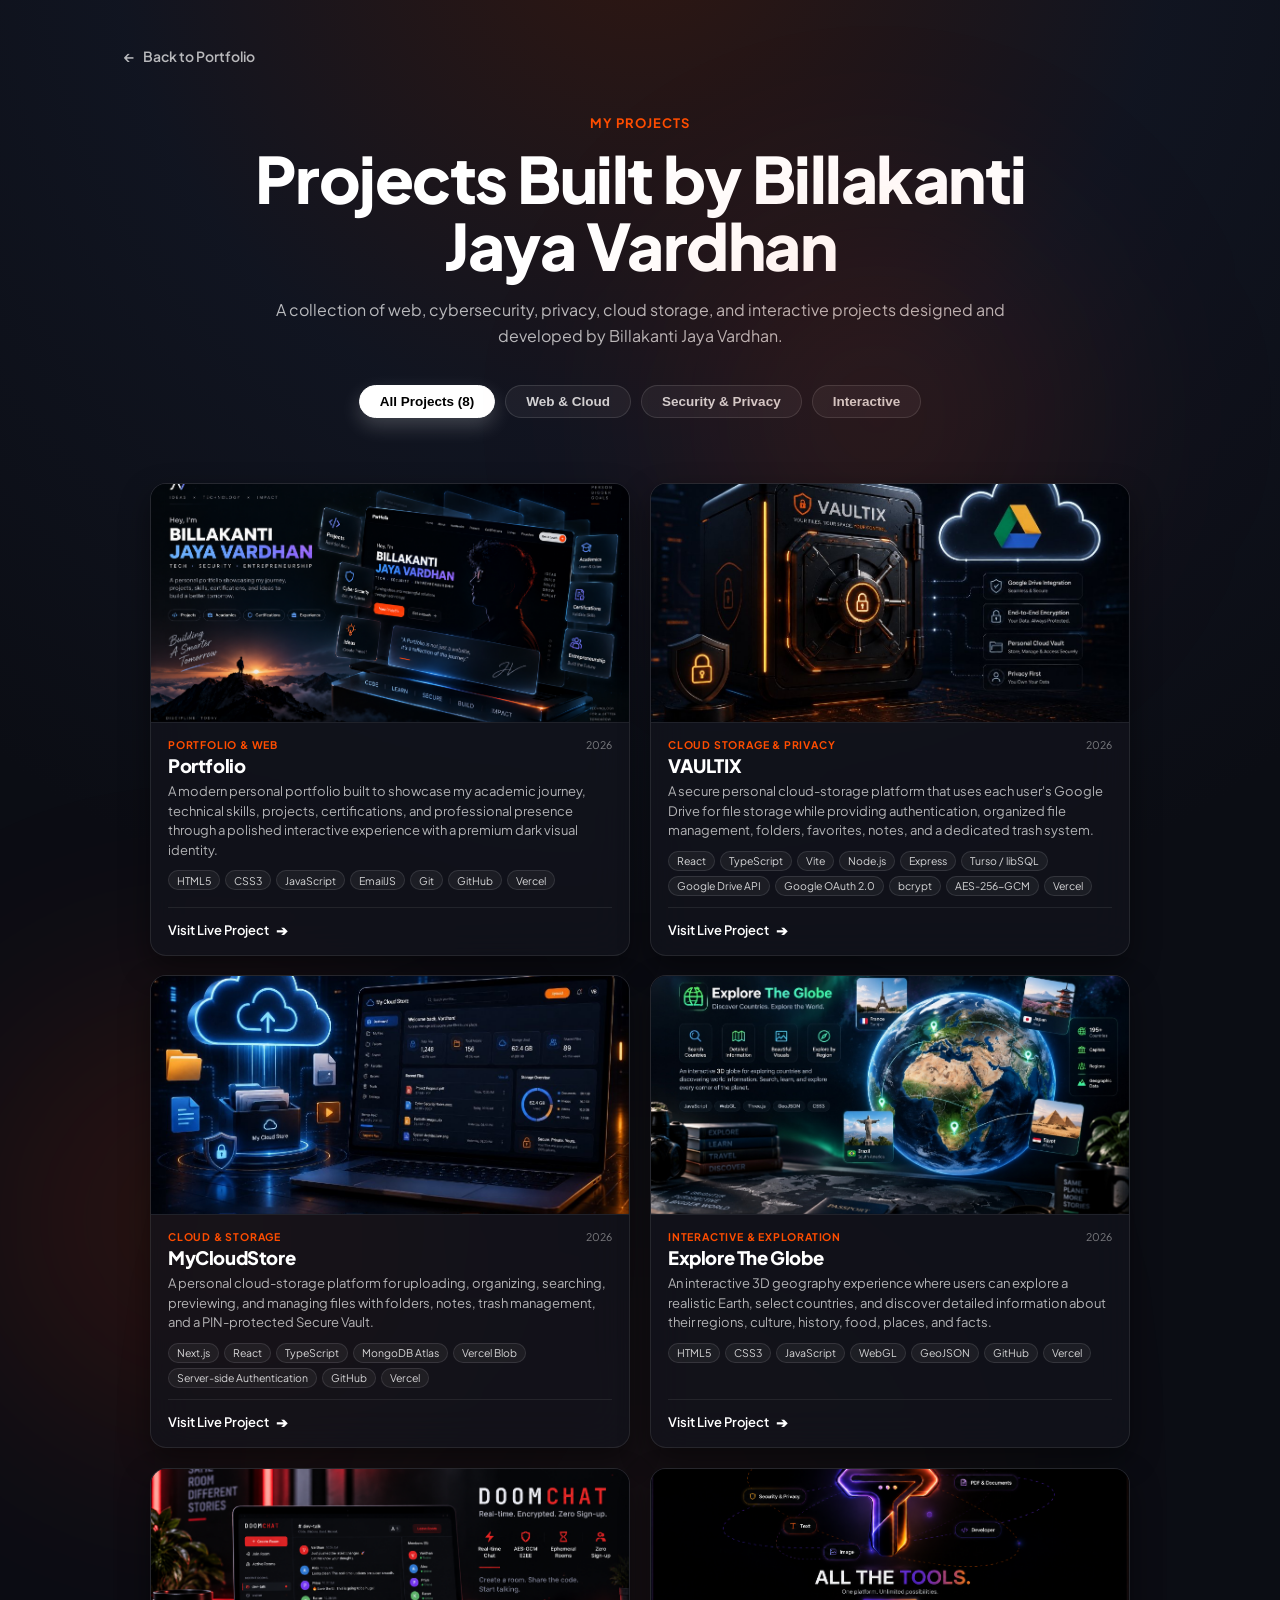
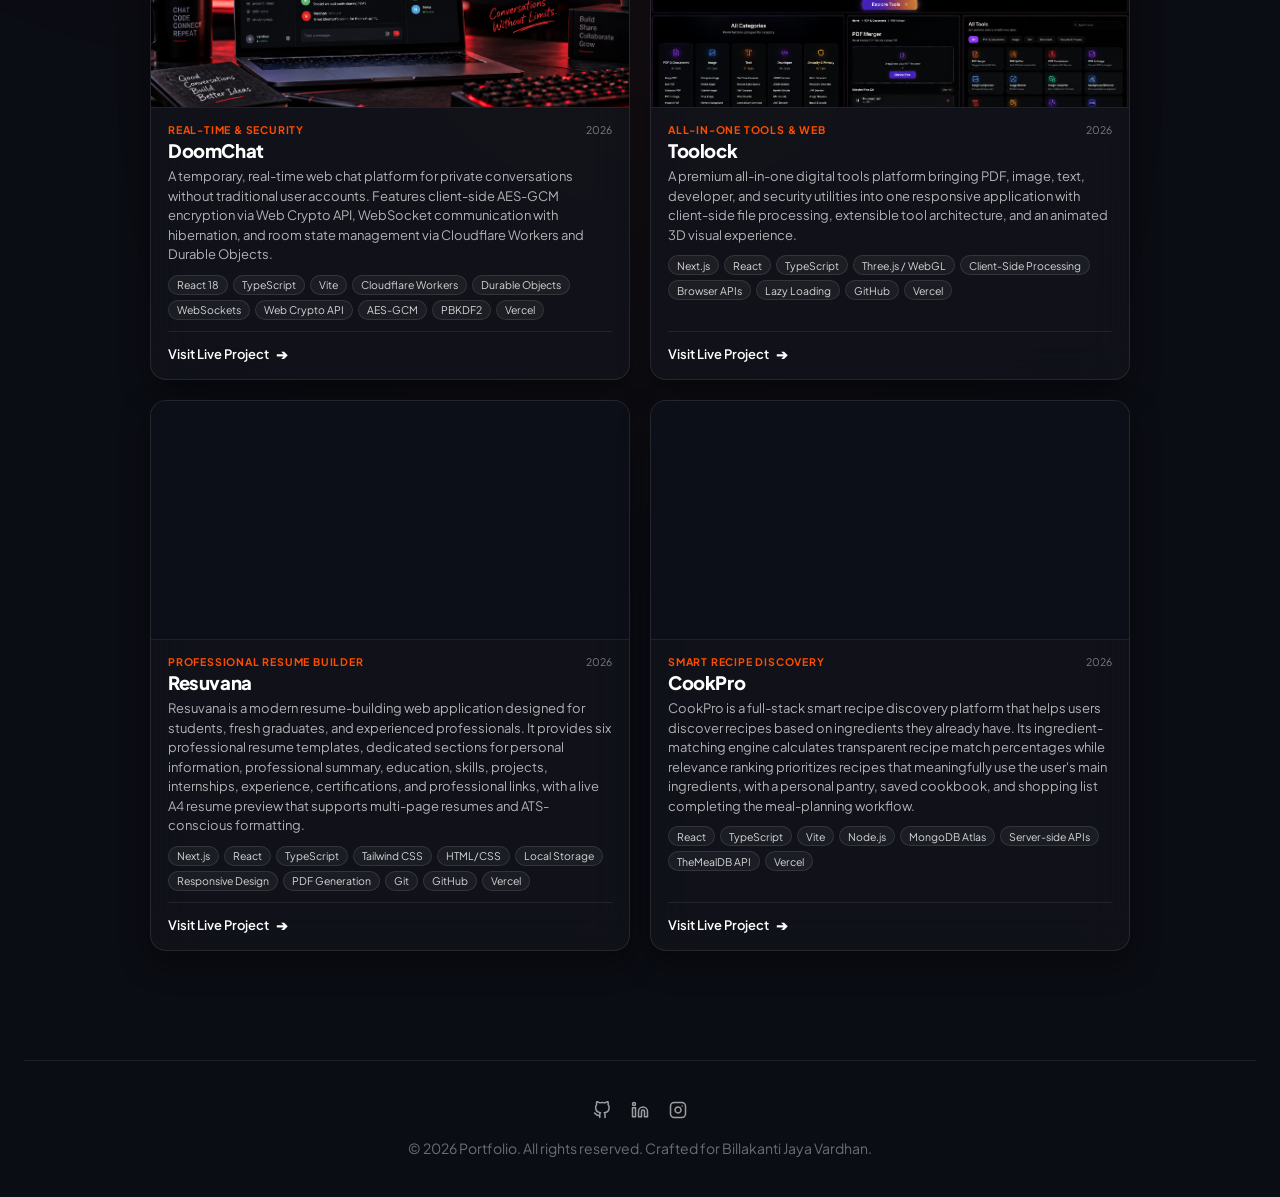
<file: projects.html>
<!DOCTYPE html>
<html lang="en">
<head>
  <meta name="google-site-verification" content="qK_saBoHXDD-cNYQQOs6Lla-rfjONafpwfazJIvzQLM" />
  <meta charset="UTF-8">
  <meta name="viewport" content="width=device-width, initial-scale=1.0">
  <title>Projects — Billakanti Jaya Vardhan | Cyber Security Portfolio</title>
  <meta name="description" content="Explore web, cybersecurity, cloud storage, encryption, and interactive projects built by Billakanti Jaya Vardhan, including DoomChat, Toolock, and VAULTIX.">
  <meta name="author" content="Billakanti Jaya Vardhan">
  <meta name="robots" content="index, follow, max-image-preview:large, max-snippet:-1, max-video-preview:-1">
  <link rel="canonical" href="https://vardhanbillakanti.in/projects">

  <!-- Open Graph / Facebook -->
  <meta property="og:type" content="website">
  <meta property="og:url" content="https://vardhanbillakanti.in/projects">
  <meta property="og:title" content="Projects — Billakanti Jaya Vardhan | Cyber Security Portfolio">
  <meta property="og:description" content="Explore web, cybersecurity, cloud storage, encryption, and interactive projects built by Billakanti Jaya Vardhan, including DoomChat, Toolock, and VAULTIX.">
  <meta property="og:image" content="https://vardhanbillakanti.in/images/proj_portfolio.jpg">
  <meta property="og:image:secure_url" content="https://vardhanbillakanti.in/images/proj_portfolio.jpg">
  <meta property="og:image:type" content="image/jpeg">
  <meta property="og:image:width" content="1024">
  <meta property="og:image:height" content="576">
  <meta property="og:image:alt" content="Projects by Billakanti Jaya Vardhan — Cyber Security &amp; Technology Portfolio">
  <meta property="og:site_name" content="Billakanti Jaya Vardhan Portfolio">
  <meta property="og:locale" content="en_US">

  <!-- Twitter -->
  <meta name="twitter:card" content="summary_large_image">
  <meta name="twitter:url" content="https://vardhanbillakanti.in/projects">
  <meta name="twitter:title" content="Projects — Billakanti Jaya Vardhan | Cyber Security Portfolio">
  <meta name="twitter:description" content="Explore web, cybersecurity, cloud storage, encryption, and interactive projects built by Billakanti Jaya Vardhan, including DoomChat, Toolock, and VAULTIX.">
  <meta name="twitter:image" content="https://vardhanbillakanti.in/images/proj_portfolio.jpg">
  <meta name="twitter:image:alt" content="Projects by Billakanti Jaya Vardhan — Cyber Security &amp; Technology Portfolio">

  <!-- Schema.org JSON-LD Structured Data -->
  <script type="application/ld+json">
  {
    "@context": "https://schema.org",
    "@graph": [
      {
        "@type": "Person",
        "@id": "https://vardhanbillakanti.in/#person",
        "name": "Billakanti Jaya Vardhan",
        "alternateName": [
          "Jaya Vardhan",
          "Vardhan Billakanti",
          "Jayavardhan Billakanti",
          "Jaya Vardhan Billakanti",
          "Billakanti Jayavardhan",
          "Billakanti Vardhan"
        ],
        "url": "https://vardhanbillakanti.in/",
        "image": "https://vardhanbillakanti.in/images/founder_jayavardhan.jpg",
        "description": "B.Tech Cyber Security student at CVR College of Engineering, developer, and technology enthusiast focused on cybersecurity, software systems, and digital innovation.",
        "jobTitle": "Founder & Chief Operating Officer",
        "worksFor": {
          "@type": "Organization",
          "name": "Lorven Enterprise"
        },
        "alumniOf": {
          "@type": "EducationalOrganization",
          "name": "CVR College of Engineering"
        },
        "knowsAbout": [
          "Cyber Security",
          "Ethical Hacking",
          "Information Security",
          "Network Security",
          "Python",
          "Java",
          "C Programming",
          "Linux",
          "Web Development",
          "HTML",
          "CSS",
          "JavaScript",
          "Git",
          "Software Engineering"
        ],
        "sameAs": [
          "https://github.com/vardhanbillakanti125-crypto",
          "https://www.linkedin.com/in/jaya-vardhan-billakanti-0053b7382/",
          "https://www.instagram.com/vardhan_billakanti/"
        ]
      },
      {
        "@type": "WebSite",
        "@id": "https://vardhanbillakanti.in/#website",
        "url": "https://vardhanbillakanti.in/",
        "name": "Billakanti Jaya Vardhan Portfolio",
        "description": "Official portfolio of Billakanti Jaya Vardhan — Cyber Security & Technology Portfolio.",
        "publisher": {
          "@id": "https://vardhanbillakanti.in/#person"
        },
        "author": {
          "@id": "https://vardhanbillakanti.in/#person"
        },
        "inLanguage": "en"
      },
      {
        "@type": "CollectionPage",
        "@id": "https://vardhanbillakanti.in/projects#webpage",
        "url": "https://vardhanbillakanti.in/projects",
        "name": "Projects — Billakanti Jaya Vardhan",
        "description": "A collection of web, cybersecurity, cloud storage, and interactive projects built and developed by Billakanti Jaya Vardhan.",
        "isPartOf": {
          "@id": "https://vardhanbillakanti.in/#website"
        },
        "author": {
          "@id": "https://vardhanbillakanti.in/#person"
        },
        "mainEntity": {
          "@type": "ItemList",
          "name": "Projects by Billakanti Jaya Vardhan",
          "description": "Curated collection of software and web development projects built by Billakanti Jaya Vardhan.",
          "numberOfItems": 8,
          "itemListElement": [
            {
              "@type": "ListItem",
              "position": 1,
              "item": {
                "@type": "WebApplication",
                "@id": "https://vardhanbillakanti.in/#project-portfolio",
                "name": "Portfolio",
                "url": "https://vardhanbillakanti.in/",
                "applicationCategory": "EducationalApplication",
                "operatingSystem": "Web Browser",
                "browserRequirements": "Requires JavaScript. Requires HTML5.",
                "description": "Personal portfolio showcasing academic journey, technical skills, certifications, and projects through an interactive dark visual experience.",
                "author": {
                  "@id": "https://vardhanbillakanti.in/#person"
                },
                "creator": {
                  "@id": "https://vardhanbillakanti.in/#person"
                }
              }
            },
            {
              "@type": "ListItem",
              "position": 2,
              "item": {
                "@type": "WebApplication",
                "@id": "https://myvaultix.vercel.app/#app",
                "name": "VAULTIX",
                "url": "https://myvaultix.vercel.app/",
                "applicationCategory": "SecurityApplication",
                "operatingSystem": "Web Browser",
                "browserRequirements": "Requires JavaScript. Requires HTML5.",
                "description": "A secure personal cloud-storage platform that uses Google Drive for file storage while providing authentication, organized file management, folders, favorites, notes, and a dedicated trash system.",
                "author": {
                  "@id": "https://vardhanbillakanti.in/#person"
                },
                "creator": {
                  "@id": "https://vardhanbillakanti.in/#person"
                }
              }
            },
            {
              "@type": "ListItem",
              "position": 3,
              "item": {
                "@type": "WebApplication",
                "@id": "https://mycloudstore.vercel.app/#app",
                "name": "MyCloudStore",
                "url": "https://mycloudstore.vercel.app/",
                "applicationCategory": "UtilitiesApplication",
                "operatingSystem": "Web Browser",
                "browserRequirements": "Requires JavaScript. Requires HTML5.",
                "description": "A personal cloud-storage platform for uploading, organizing, searching, previewing, and managing files with folders, notes, trash management, and a PIN-protected Secure Vault.",
                "author": {
                  "@id": "https://vardhanbillakanti.in/#person"
                },
                "creator": {
                  "@id": "https://vardhanbillakanti.in/#person"
                }
              }
            },
            {
              "@type": "ListItem",
              "position": 4,
              "item": {
                "@type": "WebApplication",
                "@id": "https://exploreglobe.vercel.app/#app",
                "name": "Explore The Globe",
                "url": "https://exploreglobe.vercel.app/",
                "applicationCategory": "EducationalApplication",
                "operatingSystem": "Web Browser",
                "browserRequirements": "Requires JavaScript. Requires HTML5. Requires WebGL.",
                "description": "An interactive 3D geography experience where users can explore a realistic Earth, select countries, and discover detailed information about their regions, culture, history, food, places, and facts.",
                "author": {
                  "@id": "https://vardhanbillakanti.in/#person"
                },
                "creator": {
                  "@id": "https://vardhanbillakanti.in/#person"
                }
              }
            },
            {
              "@type": "ListItem",
              "position": 5,
              "item": {
                "@type": "WebApplication",
                "@id": "https://doomchat.vercel.app/#app",
                "name": "DoomChat",
                "url": "https://doomchat.vercel.app/",
                "applicationCategory": "CommunicationApplication",
                "operatingSystem": "Web Browser",
                "browserRequirements": "Requires JavaScript. Requires HTML5. Requires WebSockets. Requires Web Crypto API.",
                "description": "A temporary, real-time web chat platform for private conversations without user accounts, featuring client-side AES-GCM encryption, WebSockets, and room state management via Cloudflare Workers.",
                "author": {
                  "@id": "https://vardhanbillakanti.in/#person"
                },
                "creator": {
                  "@id": "https://vardhanbillakanti.in/#person"
                }
              }
            },
            {
              "@type": "ListItem",
              "position": 6,
              "item": {
                "@type": "WebApplication",
                "@id": "https://toolock.vercel.app/#app",
                "name": "Toolock",
                "url": "https://toolock.vercel.app/",
                "applicationCategory": "UtilitiesApplication",
                "operatingSystem": "Web Browser",
                "browserRequirements": "Requires JavaScript. Requires HTML5. Requires WebGL.",
                "description": "An all-in-one digital tools platform bringing PDF, image, text, developer, and security utilities into one responsive application with client-side file processing and an animated 3D visual experience.",
                "author": {
                  "@id": "https://vardhanbillakanti.in/#person"
                },
                "creator": {
                  "@id": "https://vardhanbillakanti.in/#person"
                }
              }
            },
            {
              "@type": "ListItem",
              "position": 7,
              "item": {
                "@type": "WebApplication",
                "@id": "https://resuvana.vercel.app/#app",
                "name": "Resuvana",
                "url": "https://resuvana.vercel.app/",
                "applicationCategory": "BusinessApplication",
                "operatingSystem": "Web Browser",
                "browserRequirements": "Requires JavaScript. Requires HTML5.",
                "description": "A modern resume-building web application designed for students, fresh graduates, and experienced professionals with six professional resume templates, live A4 preview, multi-page support, and ATS-conscious formatting.",
                "author": {
                  "@id": "https://vardhanbillakanti.in/#person"
                },
                "creator": {
                  "@id": "https://vardhanbillakanti.in/#person"
                }
              }
            },
            {
              "@type": "ListItem",
              "position": 8,
              "item": {
                "@type": "WebApplication",
                "@id": "https://cookpro.vercel.app/#app",
                "name": "CookPro",
                "url": "https://cookpro.vercel.app/",
                "applicationCategory": "LifestyleApplication",
                "operatingSystem": "Web Browser",
                "browserRequirements": "Requires JavaScript. Requires HTML5.",
                "description": "A full-stack smart recipe discovery platform that helps users discover recipes based on ingredients they already have, with transparent recipe match percentages, relevance ranking, personal pantry, saved cookbook, and shopping list.",
                "author": {
                  "@id": "https://vardhanbillakanti.in/#person"
                },
                "creator": {
                  "@id": "https://vardhanbillakanti.in/#person"
                }
              }
            }
          ]
        }
      }
    ]
  }
  </script>

  <!-- Favicon -->
  <link rel="icon" type="image/x-icon" href="/favicon.ico">
  <link rel="icon" type="image/png" sizes="16x16" href="/images/favicon-16x16.png">
  <link rel="icon" type="image/png" sizes="32x32" href="/images/favicon-32x32.png">
  <link rel="apple-touch-icon" sizes="180x180" href="/images/apple-touch-icon.png">
  <!-- Resource Hints & Google Fonts (display: swap ensures instant text render) -->
  <link rel="dns-prefetch" href="https://fonts.googleapis.com">
  <link rel="dns-prefetch" href="https://fonts.gstatic.com">
  <link rel="preconnect" href="https://fonts.googleapis.com">
  <link rel="preconnect" href="https://fonts.gstatic.com" crossorigin>
  <link href="https://fonts.googleapis.com/css2?family=Inter:wght@300;400;500;600;700&family=Outfit:wght@700;800;900&family=Plus+Jakarta+Sans:wght@400;500;600;700;800&display=swap" rel="stylesheet">
  <link rel="stylesheet" href="css/projects.css">
  <noscript>
    <style>
      .project-card {
        opacity: 1 !important;
        transform: none !important;
      }
    </style>
  </noscript>
</head>
<body>

  <!-- Main Projects Content -->
  <main class="content-wrapper">

    <!-- Minimal Back Control -->
    <div class="top-nav-bar">
      <a href="/#projects" class="back-link" aria-label="Back to Portfolio Projects">
        <span class="back-arrow">←</span>
        <span>Back to Portfolio</span>
      </a>
    </div>

    <!-- Ambient Low-Opacity Orange-Red Glow Points -->
    <div class="glow-orange-red glow-proj-hero"></div>
    <div class="glow-orange-red glow-proj-grid"></div>

    <!-- SECTION 1: Projects Hero Header -->
    <section class="projects-hero">
      <span class="section-tag">MY PROJECTS</span>
      <h1 class="projects-hero-title">Projects Built by Billakanti Jaya Vardhan</h1>
      <p class="projects-hero-desc">
        A collection of web, cybersecurity, privacy, cloud storage, and interactive projects designed and developed by Billakanti Jaya Vardhan.
      </p>

      <!-- Category Filter Bar -->
      <div class="filter-bar">
        <button class="filter-btn active" onclick="filterProjects('all', this)">All Projects (8)</button>
        <button class="filter-btn" onclick="filterProjects('web', this)">Web &amp; Cloud</button>
        <button class="filter-btn" onclick="filterProjects('security', this)">Security &amp; Privacy</button>
        <button class="filter-btn" onclick="filterProjects('interactive', this)">Interactive</button>
      </div>
    </section>

    <!-- SECTION 2: Projects Showcase Gallery Grid -->
    <section class="section-projects-grid">
      <div class="projects-grid" id="projectsGrid">
        
        <!-- Project Card 1: Portfolio -->
        <div class="project-card" data-category="web">
          <div class="project-card-img-box">
            <img src="images/proj_portfolio.jpg" alt="Portfolio Website by Billakanti Jaya Vardhan" class="project-card-img" width="480" height="320" loading="eager" fetchpriority="high" decoding="async">
          </div>
          <div class="project-card-body">
            <div>
              <div class="project-meta-row">
                <span class="project-category">Portfolio &amp; Web</span>
                <span class="project-year">2026</span>
              </div>
              <h2 class="project-title">Portfolio</h2>
              <p class="project-desc">
                A modern personal portfolio built to showcase my academic journey, technical skills, projects, certifications, and professional presence through a polished interactive experience with a premium dark visual identity.
              </p>
              <div class="project-tags">
                <span class="tag-badge">HTML5</span>
                <span class="tag-badge">CSS3</span>
                <span class="tag-badge">JavaScript</span>
                <span class="tag-badge">EmailJS</span>
                <span class="tag-badge">Git</span>
                <span class="tag-badge">GitHub</span>
                <span class="tag-badge">Vercel</span>
              </div>
            </div>
            <div class="project-btn-row">
              <a href="https://vardhanbillakanti.in/" target="_blank" rel="noopener noreferrer" class="btn-project-link" aria-label="Visit Live Portfolio Project">
                <span>Visit Live Project</span>
                <span class="btn-link-arrow">➔</span>
              </a>
            </div>
          </div>
        </div>

        <!-- Project Card 2: VAULTIX -->
        <div class="project-card" data-category="security">
          <div class="project-card-img-box">
            <img src="images/proj_vaultix.jpg" alt="VAULTIX — Secure Cloud Vault" class="project-card-img" width="480" height="320" loading="lazy" decoding="async">
          </div>
          <div class="project-card-body">
            <div>
              <div class="project-meta-row">
                <span class="project-category">Cloud Storage &amp; Privacy</span>
                <span class="project-year">2026</span>
              </div>
              <h2 class="project-title">VAULTIX</h2>
              <p class="project-desc">
                A secure personal cloud-storage platform that uses each user's Google Drive for file storage while providing authentication, organized file management, folders, favorites, notes, and a dedicated trash system.
              </p>
              <div class="project-tags">
                <span class="tag-badge">React</span>
                <span class="tag-badge">TypeScript</span>
                <span class="tag-badge">Vite</span>
                <span class="tag-badge">Node.js</span>
                <span class="tag-badge">Express</span>
                <span class="tag-badge">Turso / libSQL</span>
                <span class="tag-badge">Google Drive API</span>
                <span class="tag-badge">Google OAuth 2.0</span>
                <span class="tag-badge">bcrypt</span>
                <span class="tag-badge">AES-256-GCM</span>
                <span class="tag-badge">Vercel</span>
              </div>
            </div>
            <div class="project-btn-row">
              <a href="https://myvaultix.vercel.app/" target="_blank" rel="noopener noreferrer" class="btn-project-link" aria-label="Visit Live VAULTIX Project">
                <span>Visit Live Project</span>
                <span class="btn-link-arrow">➔</span>
              </a>
            </div>
          </div>
        </div>

        <!-- Project Card 3: MyCloudStore -->
        <div class="project-card" data-category="web">
          <div class="project-card-img-box">
            <img src="images/proj_cloudstore.jpg" alt="MyCloudStore — Personal Cloud Storage" class="project-card-img" width="480" height="320" loading="lazy" decoding="async">
          </div>
          <div class="project-card-body">
            <div>
              <div class="project-meta-row">
                <span class="project-category">Cloud &amp; Storage</span>
                <span class="project-year">2026</span>
              </div>
              <h2 class="project-title">MyCloudStore</h2>
              <p class="project-desc">
                A personal cloud-storage platform for uploading, organizing, searching, previewing, and managing files with folders, notes, trash management, and a PIN-protected Secure Vault.
              </p>
              <div class="project-tags">
                <span class="tag-badge">Next.js</span>
                <span class="tag-badge">React</span>
                <span class="tag-badge">TypeScript</span>
                <span class="tag-badge">MongoDB Atlas</span>
                <span class="tag-badge">Vercel Blob</span>
                <span class="tag-badge">Server-side Authentication</span>
                <span class="tag-badge">GitHub</span>
                <span class="tag-badge">Vercel</span>
              </div>
            </div>
            <div class="project-btn-row">
              <a href="https://mycloudstore.vercel.app/" target="_blank" rel="noopener noreferrer" class="btn-project-link" aria-label="Visit Live MyCloudStore Project">
                <span>Visit Live Project</span>
                <span class="btn-link-arrow">➔</span>
              </a>
            </div>
          </div>
        </div>

        <!-- Project Card 4: Explore The Globe -->
        <div class="project-card" data-category="interactive">
          <div class="project-card-img-box">
            <img src="images/proj_exploreglobe.jpg" alt="Explore The Globe — Interactive 3D Geography" class="project-card-img" width="480" height="320" loading="lazy" decoding="async">
          </div>
          <div class="project-card-body">
            <div>
              <div class="project-meta-row">
                <span class="project-category">Interactive &amp; Exploration</span>
                <span class="project-year">2026</span>
              </div>
              <h2 class="project-title">Explore The Globe</h2>
              <p class="project-desc">
                An interactive 3D geography experience where users can explore a realistic Earth, select countries, and discover detailed information about their regions, culture, history, food, places, and facts.
              </p>
              <div class="project-tags">
                <span class="tag-badge">HTML5</span>
                <span class="tag-badge">CSS3</span>
                <span class="tag-badge">JavaScript</span>
                <span class="tag-badge">WebGL</span>
                <span class="tag-badge">GeoJSON</span>
                <span class="tag-badge">GitHub</span>
                <span class="tag-badge">Vercel</span>
              </div>
            </div>
            <div class="project-btn-row">
              <a href="https://exploreglobe.vercel.app/" target="_blank" rel="noopener noreferrer" class="btn-project-link" aria-label="Visit Live Explore The Globe Project">
                <span>Visit Live Project</span>
                <span class="btn-link-arrow">➔</span>
              </a>
            </div>
          </div>
        </div>

        <!-- Project Card 5: DoomChat -->
        <div class="project-card" data-category="security">
          <div class="project-card-img-box">
            <img src="images/proj_doomchat.jpg" alt="DoomChat — Real-Time Encrypted Web Chat" class="project-card-img" width="480" height="320" loading="lazy" decoding="async">
          </div>
          <div class="project-card-body">
            <div>
              <div class="project-meta-row">
                <span class="project-category">Real-Time &amp; Security</span>
                <span class="project-year">2026</span>
              </div>
              <h2 class="project-title">DoomChat</h2>
              <p class="project-desc">
                A temporary, real-time web chat platform for private conversations without traditional user accounts. Features client-side AES-GCM encryption via Web Crypto API, WebSocket communication with hibernation, and room state management via Cloudflare Workers and Durable Objects.
              </p>
              <div class="project-tags">
                <span class="tag-badge">React 18</span>
                <span class="tag-badge">TypeScript</span>
                <span class="tag-badge">Vite</span>
                <span class="tag-badge">Cloudflare Workers</span>
                <span class="tag-badge">Durable Objects</span>
                <span class="tag-badge">WebSockets</span>
                <span class="tag-badge">Web Crypto API</span>
                <span class="tag-badge">AES-GCM</span>
                <span class="tag-badge">PBKDF2</span>
                <span class="tag-badge">Vercel</span>
              </div>
            </div>
            <div class="project-btn-row">
              <a href="https://doomchat.vercel.app/" target="_blank" rel="noopener noreferrer" class="btn-project-link" aria-label="Visit Live DoomChat Project">
                <span>Visit Live Project</span>
                <span class="btn-link-arrow">➔</span>
              </a>
            </div>
          </div>
        </div>

        <!-- Project Card 6: Toolock -->
        <div class="project-card" data-category="web">
          <div class="project-card-img-box">
            <img src="images/proj_toolock.png" alt="Toolock — All-in-One Digital Tools Platform" class="project-card-img" width="480" height="320" loading="lazy" decoding="async">
          </div>
          <div class="project-card-body">
            <div>
              <div class="project-meta-row">
                <span class="project-category">All-in-One Tools &amp; Web</span>
                <span class="project-year">2026</span>
              </div>
              <h2 class="project-title">Toolock</h2>
              <p class="project-desc">
                A premium all-in-one digital tools platform bringing PDF, image, text, developer, and security utilities into one responsive application with client-side file processing, extensible tool architecture, and an animated 3D visual experience.
              </p>
              <div class="project-tags">
                <span class="tag-badge">Next.js</span>
                <span class="tag-badge">React</span>
                <span class="tag-badge">TypeScript</span>
                <span class="tag-badge">Three.js / WebGL</span>
                <span class="tag-badge">Client-Side Processing</span>
                <span class="tag-badge">Browser APIs</span>
                <span class="tag-badge">Lazy Loading</span>
                <span class="tag-badge">GitHub</span>
                <span class="tag-badge">Vercel</span>
              </div>
            </div>
            <div class="project-btn-row">
              <a href="https://toolock.vercel.app/" target="_blank" rel="noopener noreferrer" class="btn-project-link" aria-label="Visit Live Toolock Project">
                <span>Visit Live Project</span>
                <span class="btn-link-arrow">➔</span>
              </a>
            </div>
          </div>
        </div>

        <!-- Project Card 7: Resuvana -->
        <div class="project-card" data-category="web">
          <div class="project-card-img-box">
            <img src="images/proj_resuvana.jpg" alt="Resuvana — Professional Resume Builder" class="project-card-img" width="480" height="320" loading="lazy" decoding="async">
          </div>
          <div class="project-card-body">
            <div>
              <div class="project-meta-row">
                <span class="project-category">Professional Resume Builder</span>
                <span class="project-year">2026</span>
              </div>
              <h2 class="project-title">Resuvana</h2>
              <p class="project-desc">
                Resuvana is a modern resume-building web application designed for students, fresh graduates, and experienced professionals. It provides six professional resume templates, dedicated sections for personal information, professional summary, education, skills, projects, internships, experience, certifications, and professional links, with a live A4 resume preview that supports multi-page resumes and ATS-conscious formatting.
              </p>
              <div class="project-tags">
                <span class="tag-badge">Next.js</span>
                <span class="tag-badge">React</span>
                <span class="tag-badge">TypeScript</span>
                <span class="tag-badge">Tailwind CSS</span>
                <span class="tag-badge">HTML/CSS</span>
                <span class="tag-badge">Local Storage</span>
                <span class="tag-badge">Responsive Design</span>
                <span class="tag-badge">PDF Generation</span>
                <span class="tag-badge">Git</span>
                <span class="tag-badge">GitHub</span>
                <span class="tag-badge">Vercel</span>
              </div>
            </div>
            <div class="project-btn-row">
              <a href="https://resuvana.vercel.app/" target="_blank" rel="noopener noreferrer" class="btn-project-link" aria-label="Visit Live Resuvana Project">
                <span>Visit Live Project</span>
                <span class="btn-link-arrow">➔</span>
              </a>
            </div>
          </div>
        </div>

        <!-- Project Card 8: CookPro -->
        <div class="project-card" data-category="web">
          <div class="project-card-img-box">
            <img src="images/proj_cookpro.jpg" alt="CookPro — Smart Recipe Discovery" class="project-card-img" width="480" height="320" loading="lazy" decoding="async">
          </div>
          <div class="project-card-body">
            <div>
              <div class="project-meta-row">
                <span class="project-category">Smart Recipe Discovery</span>
                <span class="project-year">2026</span>
              </div>
              <h2 class="project-title">CookPro</h2>
              <p class="project-desc">
                CookPro is a full-stack smart recipe discovery platform that helps users discover recipes based on ingredients they already have. Its ingredient-matching engine calculates transparent recipe match percentages while relevance ranking prioritizes recipes that meaningfully use the user's main ingredients, with a personal pantry, saved cookbook, and shopping list completing the meal-planning workflow.
              </p>
              <div class="project-tags">
                <span class="tag-badge">React</span>
                <span class="tag-badge">TypeScript</span>
                <span class="tag-badge">Vite</span>
                <span class="tag-badge">Node.js</span>
                <span class="tag-badge">MongoDB Atlas</span>
                <span class="tag-badge">Server-side APIs</span>
                <span class="tag-badge">TheMealDB API</span>
                <span class="tag-badge">Vercel</span>
              </div>
            </div>
            <div class="project-btn-row">
              <a href="https://cookpro.vercel.app/" target="_blank" rel="noopener noreferrer" class="btn-project-link" aria-label="Visit Live CookPro Project">
                <span>Visit Live Project</span>
                <span class="btn-link-arrow">➔</span>
              </a>
            </div>
          </div>
        </div>

      </div>
    </section>

    <!-- Footer -->
    <footer class="site-footer">
      <div class="footer-socials" style="display: flex; justify-content: center; gap: 20px; margin-bottom: 16px;">
        <a href="https://github.com/vardhanbillakanti125-crypto" target="_blank" rel="me noopener noreferrer" class="footer-social-link" aria-label="GitHub" style="color: rgba(255, 255, 255, 0.6); transition: color 0.2s ease;">
          <svg viewBox="0 0 24 24" width="18" height="18" fill="none" stroke="currentColor" stroke-width="2" stroke-linecap="round" stroke-linejoin="round" aria-hidden="true"><path d="M9 19c-5 1.5-5-2.5-7-3m14 6v-3.87a3.37 3.37 0 0 0-.94-2.61c3.14-.35 6.44-1.54 6.44-7A5.44 5.44 0 0 0 20 4.77 5.07 5.07 0 0 0 19.91 1S18.73.65 16 2.48a13.38 13.38 0 0 0-7 0C6.27.65 5.09 1 5.09 1A5.07 5.07 0 0 0 5 4.77a5.44 5.44 0 0 0-1.5 3.78c0 5.42 3.3 6.61 6.44 7A3.37 3.37 0 0 0 9 18.13V22"></path></svg>
        </a>
        <a href="https://www.linkedin.com/in/jaya-vardhan-billakanti-0053b7382/" target="_blank" rel="me noopener noreferrer" class="footer-social-link" aria-label="LinkedIn" style="color: rgba(255, 255, 255, 0.6); transition: color 0.2s ease;">
          <svg viewBox="0 0 24 24" width="18" height="18" fill="none" stroke="currentColor" stroke-width="2" stroke-linecap="round" stroke-linejoin="round" aria-hidden="true"><path d="M16 8a6 6 0 0 1 6 6v7h-4v-7a2 2 0 0 0-2-2 2 2 0 0 0-2 2v7h-4v-7a6 6 0 0 1 6-6z"></path><rect x="2" y="9" width="4" height="12"></rect><circle cx="4" cy="4" r="2"></circle></svg>
        </a>
        <a href="https://www.instagram.com/vardhan_billakanti/" target="_blank" rel="me noopener noreferrer" class="footer-social-link" aria-label="Instagram" style="color: rgba(255, 255, 255, 0.6); transition: color 0.2s ease;">
          <svg viewBox="0 0 24 24" width="18" height="18" fill="none" stroke="currentColor" stroke-width="2" stroke-linecap="round" stroke-linejoin="round" aria-hidden="true"><rect x="2" y="2" width="20" height="20" rx="5" ry="5"></rect><path d="M16 11.37A4 4 0 1 1 12.63 8 4 4 0 0 1 16 11.37z"></path><line x1="17.5" y1="6.5" x2="17.51" y2="6.5"></line></svg>
        </a>
      </div>
      <p class="footer-text">© 2026 Portfolio. All rights reserved. Crafted for Billakanti Jaya Vardhan.</p>
    </footer>

  </main>

  <script src="js/projects.js" defer></script>
</body>
</html>
</file>
<file: css/projects.css>
:root {
      --bg-dark-slate: #0b0d14;
      --accent-orange: #ff4d00;
      --text-white: #ffffff;
      --text-muted: #a1a5b7;
      --glass-bg: rgba(18, 20, 29, 0.65);
      --glass-border: rgba(255, 255, 255, 0.12);
      --font-main: 'Plus Jakarta Sans', 'Inter', sans-serif;
    }

    * {
      box-sizing: border-box;
      margin: 0;
      padding: 0;
    }

    html, body {
      width: 100%;
      background-color: var(--bg-dark-slate);
      background-image: radial-gradient(circle at 50% -10%, rgba(255, 77, 0, 0.15) 0%, rgba(22, 28, 45, 0.5) 45%, rgba(11, 13, 20, 1) 90%);
      background-attachment: fixed;
      color: var(--text-white);
      font-family: var(--font-main);
      overflow-x: hidden;
      scroll-behavior: smooth;
      -webkit-text-size-adjust: 100%;
      text-size-adjust: 100%;
    }

    /* Subtle Low Opacity Orange-Red Ambient Glows */
    .glow-orange-red {
      position: absolute;
      border-radius: 50%;
      background: radial-gradient(circle, rgba(255, 77, 0, 0.16) 0%, rgba(255, 30, 0, 0.06) 50%, transparent 70%);
      filter: blur(95px);
      pointer-events: none;
      z-index: 0;
    }

    .glow-proj-hero { top: 5%; right: 10%; width: 550px; height: 550px; }
    .glow-proj-grid { top: 32%; left: -10%; width: 650px; height: 650px; }
    .glow-proj-metrics { top: 60%; right: -8%; width: 580px; height: 580px; }
    .glow-proj-process { top: 82%; left: -5%; width: 520px; height: 520px; }

    /* Content Wrapper */
    .content-wrapper {
      position: relative;
      z-index: 2;
      width: 100%;
      max-width: 1680px;
      margin: 0 auto;
      padding: 0 24px;
    }

    /* Scroll Margin Offset for Fixed Navbar Clearance */
    section, [id] {
      scroll-margin-top: 110px;
    }

    /* Top Navigation Bar / Minimal Back Control */
    .top-nav-bar {
      max-width: 1080px;
      width: 100%;
      margin: 0 auto;
      padding: 40px 24px 10px 24px;
      display: flex;
      align-items: center;
      justify-content: flex-start;
      position: relative;
      z-index: 10;
    }

    .back-link {
      display: inline-flex;
      align-items: center;
      gap: 8px;
      color: rgba(255, 255, 255, 0.7);
      text-decoration: none;
      font-size: 14px;
      font-weight: 600;
      position: relative;
      padding: 6px 0;
      transition: color 0.25s ease, filter 0.25s ease;
    }

    .back-arrow {
      display: inline-block;
      transition: transform 0.25s cubic-bezier(0.16, 1, 0.3, 1), color 0.25s ease;
      font-size: 15px;
    }

    /* Animated underline on Back Link */
    .back-link::after {
      content: '';
      position: absolute;
      bottom: 0;
      left: 0;
      width: 0;
      height: 2px;
      background: linear-gradient(90deg, var(--accent-orange), #ff8040);
      box-shadow: 0 0 10px rgba(255, 77, 0, 0.8);
      transition: width 0.3s cubic-bezier(0.16, 1, 0.3, 1);
      border-radius: 2px;
    }

    .back-link:hover, .back-link:focus-visible {
      color: #ffffff;
      filter: brightness(1.2);
    }

    .back-link:hover::after, .back-link:focus-visible::after {
      width: 100%;
    }

    .back-link:hover .back-arrow, .back-link:focus-visible .back-arrow {
      transform: translateX(-4px);
      color: var(--accent-orange);
    }

    .back-link:active {
      transform: scale(0.97);
    }

    /* Section Tag Badge */
    .section-tag {
      font-size: 13px;
      font-weight: 700;
      color: var(--accent-orange);
      margin-bottom: 14px;
      display: inline-block;
      letter-spacing: 1px;
      text-transform: uppercase;
    }

    /* SECTION 1: Projects Hero Header */
    .projects-hero {
      padding-top: 30px;
      padding-bottom: 45px;
      text-align: center;
      max-width: 800px;
      margin: 0 auto;
    }

    .projects-hero-title {
      font-size: clamp(2.6rem, 5vw, 4.2rem);
      font-weight: 800;
      letter-spacing: -1.5px;
      line-height: 1.05;
      color: var(--text-white);
      margin-bottom: 18px;
    }

    .projects-hero-desc {
      font-size: 16px;
      line-height: 1.6;
      color: rgba(255, 255, 255, 0.7);
      margin-bottom: 36px;
    }

    /* Filter Pills Bar */
    .filter-bar {
      display: flex;
      align-items: center;
      justify-content: center;
      gap: 10px;
      flex-wrap: wrap;
    }

    .filter-btn {
      background: rgba(255, 255, 255, 0.05);
      border: 1px solid rgba(255, 255, 255, 0.12);
      color: rgba(255, 255, 255, 0.8);
      padding: 8px 20px;
      border-radius: 100px;
      font-size: 13.5px;
      font-weight: 600;
      cursor: pointer;
      transition: all 0.3s ease;
    }

    .filter-btn:hover, .filter-btn.active {
      background: #ffffff;
      color: #000000;
      border-color: #ffffff;
      box-shadow: 0 8px 20px rgba(255, 255, 255, 0.2);
    }

    /* SECTION 2: Projects Showcase Gallery Grid */
    .section-projects-grid {
      padding: 20px 0 90px 0;
      position: relative;
      width: 100%;
    }

    /* Ambient background gradient connecting the rows */
    .section-projects-grid::before {
      content: '';
      position: absolute;
      top: 20%;
      left: 15%;
      width: 70%;
      height: 60%;
      background: radial-gradient(circle, rgba(255, 77, 0, 0.05) 0%, rgba(255, 110, 0, 0.02) 50%, transparent 80%);
      filter: blur(80px);
      pointer-events: none;
      z-index: 0;
    }

    .projects-grid {
      display: grid;
      grid-template-columns: repeat(2, minmax(0, 1fr));
      gap: 20px;
      max-width: 1020px;
      width: 100%;
      margin: 0 auto;
      padding: 0 20px;
      position: relative;
      z-index: 1;
      perspective: 1200px;
    }

    .project-card {
      position: relative;
      border-radius: 16px;
      overflow: hidden;
      background: rgba(18, 20, 29, 0.72);
      backdrop-filter: blur(20px);
      -webkit-backdrop-filter: blur(20px);
      border: 1px solid rgba(255, 255, 255, 0.09);
      display: flex;
      flex-direction: column;
      box-shadow: 0 12px 30px rgba(0, 0, 0, 0.42);
      contain: layout style;
      backface-visibility: hidden;
      -webkit-backface-visibility: hidden;
      transition: transform 0.35s cubic-bezier(0.16, 1, 0.3, 1), 
                  border-color 0.35s ease, 
                  box-shadow 0.35s ease,
                  opacity 0.4s ease;
      will-change: transform, box-shadow;
      transform-style: preserve-3d;
      opacity: 0;
      transform: translateY(24px);
    }

    /* Card entrance visibility */
    .project-card.in-view {
      opacity: 1;
      transform: translateY(0);
    }

    .project-card:hover {
      border-color: rgba(255, 77, 0, 0.42);
      box-shadow: 0 20px 44px rgba(0, 0, 0, 0.65), 0 0 30px rgba(255, 77, 0, 0.16);
    }

    .project-card-img-box {
      width: 100%;
      aspect-ratio: 16 / 8;
      height: auto;
      overflow: hidden;
      position: relative;
      background: #0d0f18;
      border-bottom: 1px solid rgba(255, 255, 255, 0.08);
    }

    /* Ambient light sweep on image hover */
    .project-card-img-box::after {
      content: '';
      position: absolute;
      inset: 0;
      background: linear-gradient(120deg, transparent 30%, rgba(255, 77, 0, 0.12) 50%, transparent 70%);
      opacity: 0;
      transform: translateX(-100%);
      transition: opacity 0.5s ease, transform 0.7s cubic-bezier(0.16, 1, 0.3, 1);
      pointer-events: none;
    }

    .project-card:hover .project-card-img-box::after {
      opacity: 1;
      transform: translateX(100%);
    }

    .project-card-img {
      width: 100%;
      height: 100%;
      object-fit: cover;
      display: block;
      transition: transform 0.5s cubic-bezier(0.16, 1, 0.3, 1), filter 0.4s ease;
      will-change: transform;
    }

    .project-card:hover .project-card-img {
      transform: scale(1.035);
      filter: brightness(1.06);
    }

    .project-card-body {
      padding: 15px 17px 13px 17px;
      display: flex;
      flex-direction: column;
      flex-grow: 1;
      justify-content: space-between;
      position: relative;
      z-index: 2;
    }

    .project-meta-row {
      display: flex;
      align-items: center;
      justify-content: space-between;
      margin-bottom: 4px;
    }

    .project-category {
      font-size: 10.5px;
      font-weight: 700;
      color: var(--accent-orange);
      text-transform: uppercase;
      letter-spacing: 0.8px;
    }

    .project-year {
      font-size: 10.5px;
      color: rgba(255, 255, 255, 0.45);
    }

    .project-title {
      font-size: 18.5px;
      font-weight: 800;
      color: #ffffff;
      margin-bottom: 5px;
      letter-spacing: -0.4px;
      line-height: 1.2;
      transition: color 0.3s ease, text-shadow 0.3s ease;
    }

    .project-card:hover .project-title {
      color: #ffffff;
      text-shadow: 0 0 16px rgba(255, 255, 255, 0.25);
    }

    .project-desc {
      font-size: 13px;
      line-height: 1.5;
      color: rgba(255, 255, 255, 0.68);
      margin-bottom: 10px;
    }

    .project-tags {
      display: flex;
      gap: 5px;
      flex-wrap: wrap;
      margin-bottom: 11px;
    }

    .tag-badge {
      background: rgba(255, 255, 255, 0.05);
      border: 1px solid rgba(255, 255, 255, 0.1);
      padding: 2.5px 8px;
      border-radius: 100px;
      font-size: 10.5px;
      color: rgba(255, 255, 255, 0.82);
      transition: all 0.3s cubic-bezier(0.16, 1, 0.3, 1);
    }

    /* Tag progressive subtle illumination on card hover */
    .project-card:hover .tag-badge {
      background: rgba(255, 77, 0, 0.08);
      border-color: rgba(255, 77, 0, 0.25);
      color: #ffffff;
    }

    .project-card:hover .tag-badge:nth-child(1) { transition-delay: 0.02s; }
    .project-card:hover .tag-badge:nth-child(2) { transition-delay: 0.05s; }
    .project-card:hover .tag-badge:nth-child(3) { transition-delay: 0.08s; }
    .project-card:hover .tag-badge:nth-child(4) { transition-delay: 0.11s; }
    .project-card:hover .tag-badge:nth-child(5) { transition-delay: 0.14s; }
    .project-card:hover .tag-badge:nth-child(6) { transition-delay: 0.17s; }
    .project-card:hover .tag-badge:nth-child(7) { transition-delay: 0.20s; }
    .project-card:hover .tag-badge:nth-child(8) { transition-delay: 0.23s; }
    .project-card:hover .tag-badge:nth-child(9) { transition-delay: 0.26s; }
    .project-card:hover .tag-badge:nth-child(10) { transition-delay: 0.29s; }
    .project-card:hover .tag-badge:nth-child(11) { transition-delay: 0.32s; }
    .project-card:hover .tag-badge:nth-child(12) { transition-delay: 0.35s; }

    .tag-badge:hover {
      background: rgba(255, 77, 0, 0.18) !important;
      border-color: var(--accent-orange) !important;
      transform: translateY(-2px);
      box-shadow: 0 4px 12px rgba(255, 77, 0, 0.25);
    }

    .project-btn-row {
      display: flex;
      align-items: center;
      justify-content: flex-start;
      border-top: 1px solid rgba(255, 255, 255, 0.08);
      padding-top: 10px;
    }

    .btn-project-link {
      position: relative;
      color: #ffffff;
      text-decoration: none;
      font-size: 13px;
      font-weight: 600;
      display: inline-flex;
      align-items: center;
      gap: 7px;
      padding: 3px 0;
      transition: color 0.25s ease, text-shadow 0.25s ease, filter 0.25s ease, transform 0.25s ease;
    }

    /* Left-to-right animated underline & glow */
    .btn-project-link::after {
      content: '';
      position: absolute;
      bottom: 0;
      left: 0;
      width: 0;
      height: 2px;
      background: linear-gradient(90deg, var(--accent-orange), #ff8040);
      box-shadow: 0 0 10px rgba(255, 77, 0, 0.8);
      transition: width 0.3s cubic-bezier(0.16, 1, 0.3, 1);
      border-radius: 2px;
    }

    .btn-link-arrow {
      display: inline-block;
      transition: transform 0.25s cubic-bezier(0.16, 1, 0.3, 1), color 0.25s ease;
      font-size: 14px;
    }

    .btn-project-link:hover, .btn-project-link:focus-visible {
      color: #ffffff;
      filter: brightness(1.15);
      text-shadow: 0 0 14px rgba(255, 77, 0, 0.6);
      transform: translateY(-2px);
    }

    .btn-project-link:hover::after, .btn-project-link:focus-visible::after {
      width: 100%;
    }

    .btn-project-link:hover .btn-link-arrow, .btn-project-link:focus-visible .btn-link-arrow {
      transform: translateX(7px);
      color: var(--accent-orange);
    }

    .btn-project-link:active {
      transform: scale(0.96);
    }

    /* Filter smooth transitions */
    .project-card.filter-hide {
      opacity: 0;
      transform: scale(0.94);
      pointer-events: none;
      position: absolute;
      visibility: hidden;
      transition: opacity 0.3s ease, transform 0.3s ease, visibility 0.3s;
    }

    .project-card.filter-show {
      opacity: 1;
      transform: scale(1);
      position: relative;
      visibility: visible;
      transition: opacity 0.35s cubic-bezier(0.16, 1, 0.3, 1), transform 0.35s cubic-bezier(0.16, 1, 0.3, 1);
    }

    /* Footer */
    footer.site-footer {
      padding: 40px 0 40px 0;
      text-align: center;
      border-top: 1px solid rgba(255, 255, 255, 0.08);
      margin-top: 20px;
    }

    .footer-text {
      font-size: 14px;
      color: rgba(255, 255, 255, 0.4);
    }

    /* Responsive Adjustments */
    @media (max-width: 992px) {
      .projects-grid {
        grid-template-columns: repeat(2, minmax(0, 1fr));
        gap: 16px;
        padding: 0 16px;
      }
      .project-card-img-box {
        aspect-ratio: 16 / 8;
        height: auto;
      }
    }

    @media (max-width: 767px) {
      .projects-grid {
        grid-template-columns: 1fr;
        gap: 16px;
        padding: 0 16px;
      }
      .projects-hero-title {
        font-size: 2.2rem;
      }
      .projects-hero-desc {
        font-size: 14.5px;
      }
      .project-card-body {
        padding: 14px 15px 12px 15px;
      }
      .project-title {
        font-size: 17.5px;
      }
      .project-card-img-box {
        aspect-ratio: 16 / 8;
        height: auto;
      }
    }

    /* Respect reduced motion */
    @media (prefers-reduced-motion: reduce) {
      *, ::before, ::after {
        animation-duration: 0.01ms !important;
        animation-iteration-count: 1 !important;
        transition-duration: 0.01ms !important;
        scroll-behavior: auto !important;
      }
      .project-card {
        opacity: 1 !important;
        transform: none !important;
      }
    }
</file>
